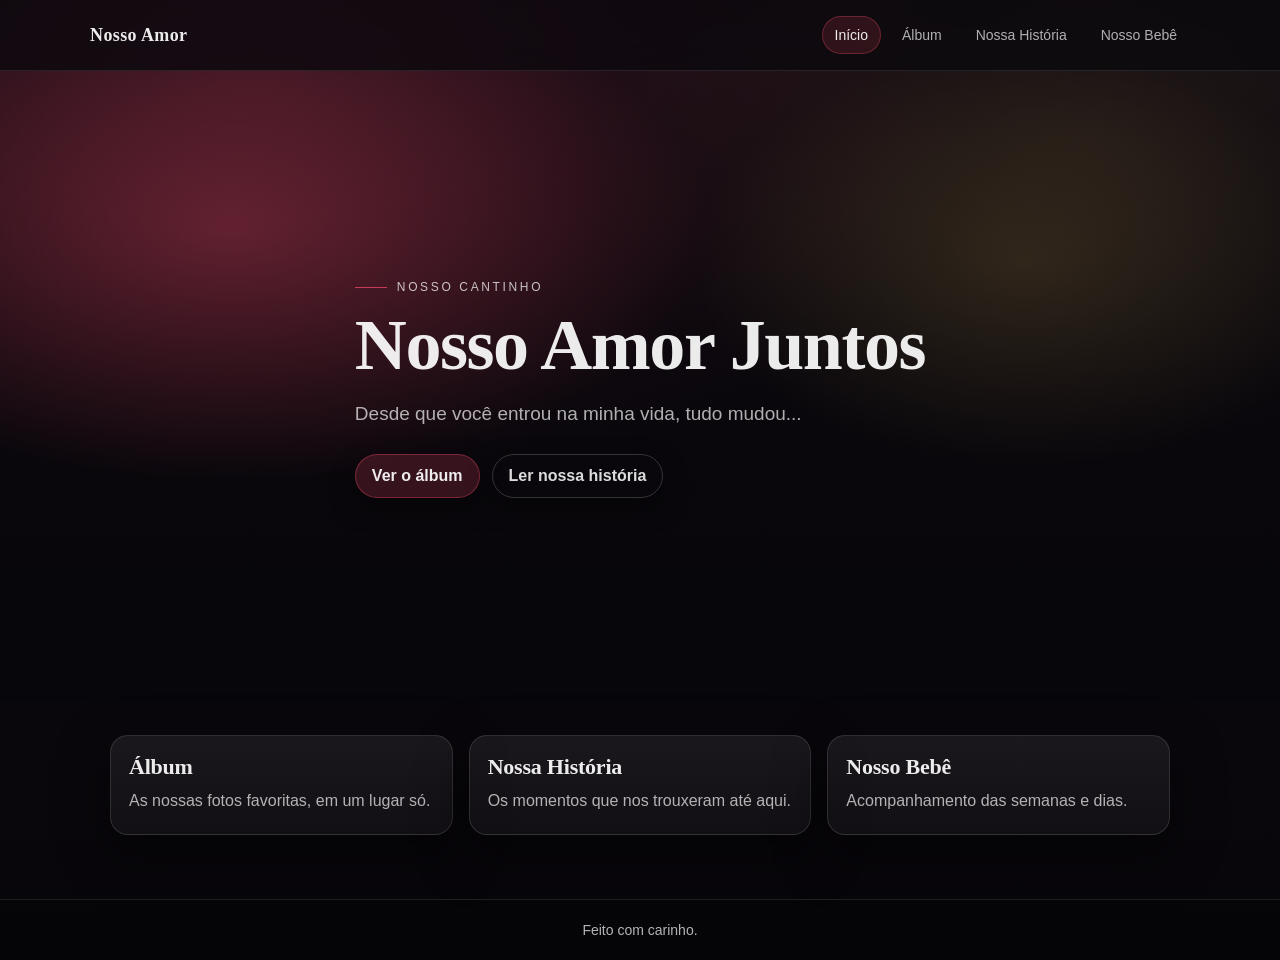
<file: index.html>
<!DOCTYPE html>
<html lang="pt-BR">

<head>

<meta charset="UTF-8">
<meta name="viewport" content="width=device-width, initial-scale=1">
<title>Nosso Amor</title>

<link rel="stylesheet" href="style.css">

</head>

<body>

<a class="skip-link" href="#conteudo">Pular para o conteúdo</a>

<header class="topbar">
    <div class="wrap topbar__inner">
        <a class="brand" href="index.html">Nosso Amor</a>

        <nav class="nav" aria-label="Navegação principal">
            <a href="index.html">Início</a>
            <a href="album.html">Álbum</a>
            <a href="historia.html">Nossa História</a>
            <a href="bebe.html">Nosso Bebê</a>
        </nav>
    </div>
</header>

<main id="conteudo">
    <section class="hero">
        <div class="wrap hero__inner">
            <p class="kicker">Nosso cantinho</p>
            <h1>Nosso Amor Juntos</h1>
            <p class="lead">Desde que você entrou na minha vida, tudo mudou...</p>

            <div class="actions">
                <a class="btn" href="album.html">Ver o álbum</a>
                <a class="btn btn--ghost" href="historia.html">Ler nossa história</a>
            </div>
        </div>
    </section>

    <section class="section">
        <div class="wrap">
            <div class="cards">
                <a class="card card--link" href="album.html">
                    <h2>Álbum</h2>
                    <p>As nossas fotos favoritas, em um lugar só.</p>
                </a>

                <a class="card card--link" href="historia.html">
                    <h2>Nossa História</h2>
                    <p>Os momentos que nos trouxeram até aqui.</p>
                </a>

                <a class="card card--link" href="bebe.html">
                    <h2>Nosso Bebê</h2>
                    <p>Acompanhamento das semanas e dias.</p>
                </a>
            </div>
        </div>
    </section>
</main>

<footer class="footer">
    <div class="wrap footer__inner">
        <p>Feito com carinho.</p>
    </div>
</footer>

<script src="script.js" defer></script>

</body>

</html>
</file>
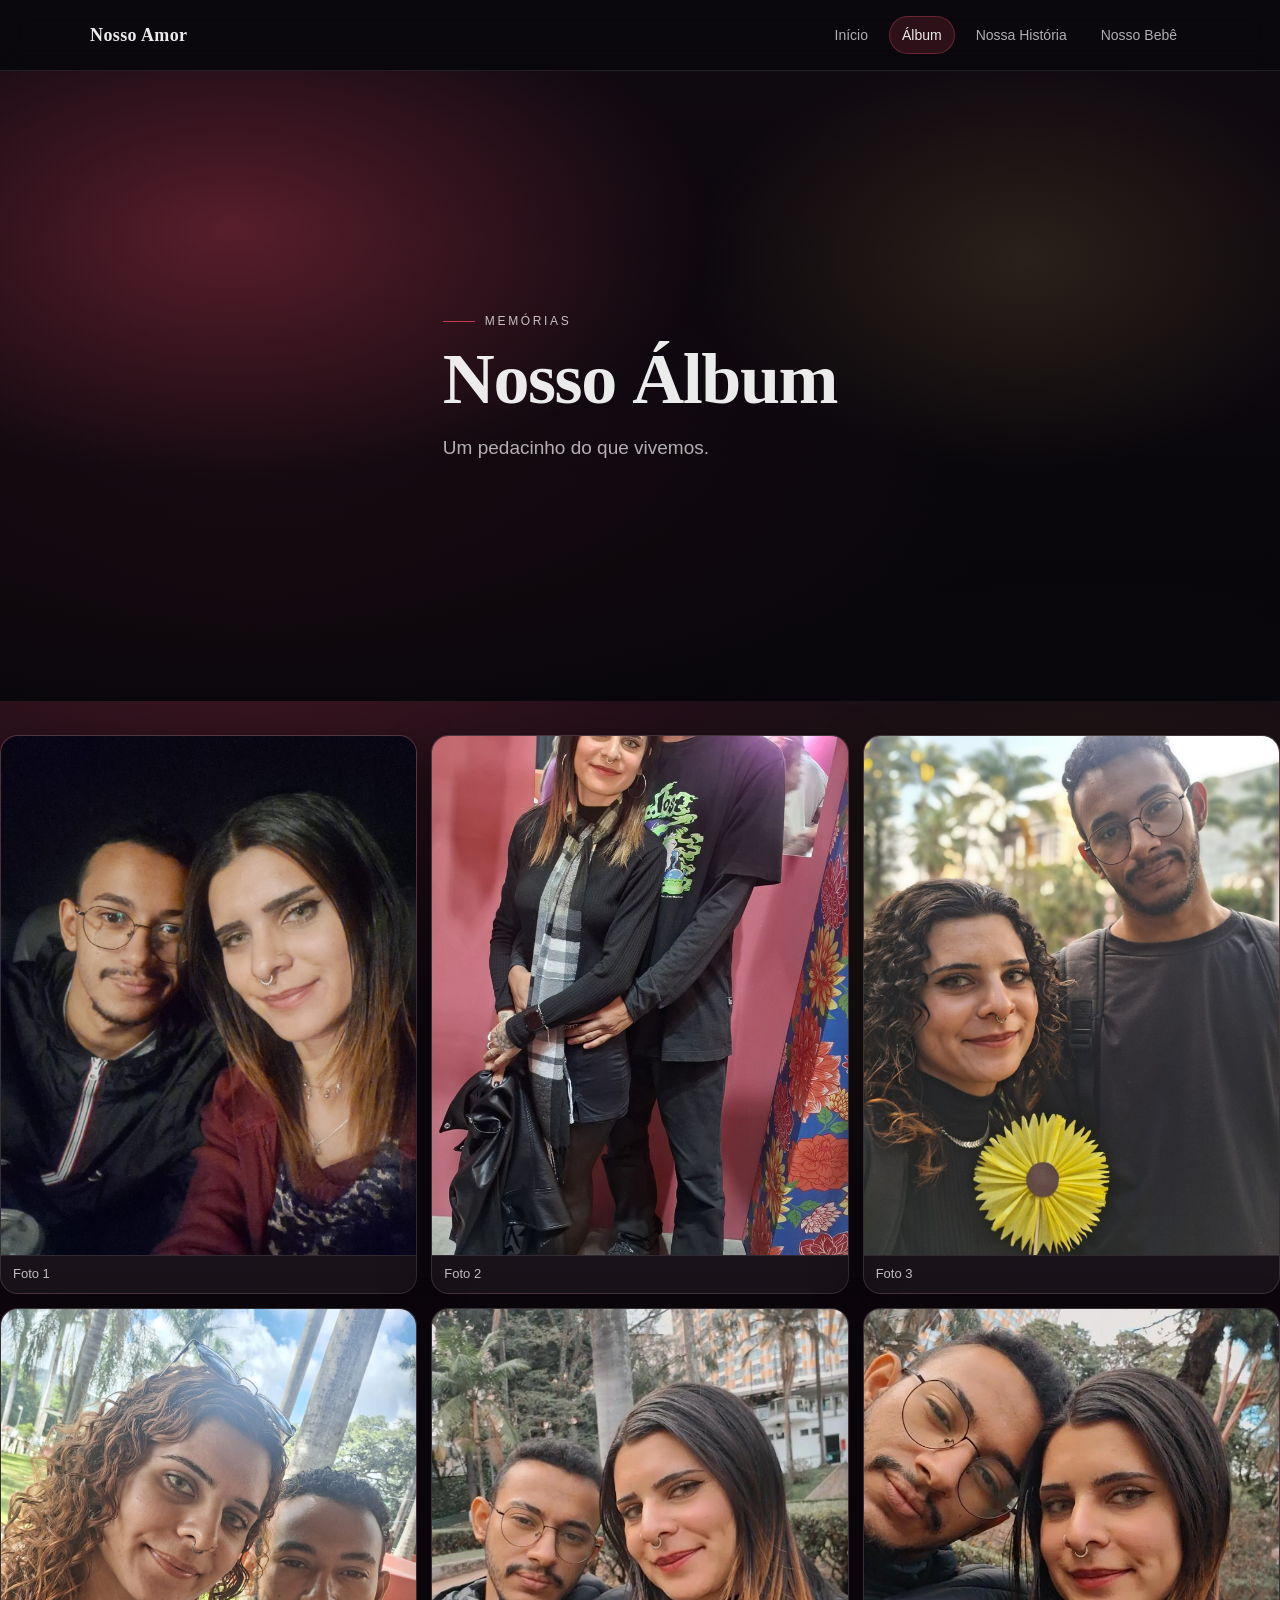
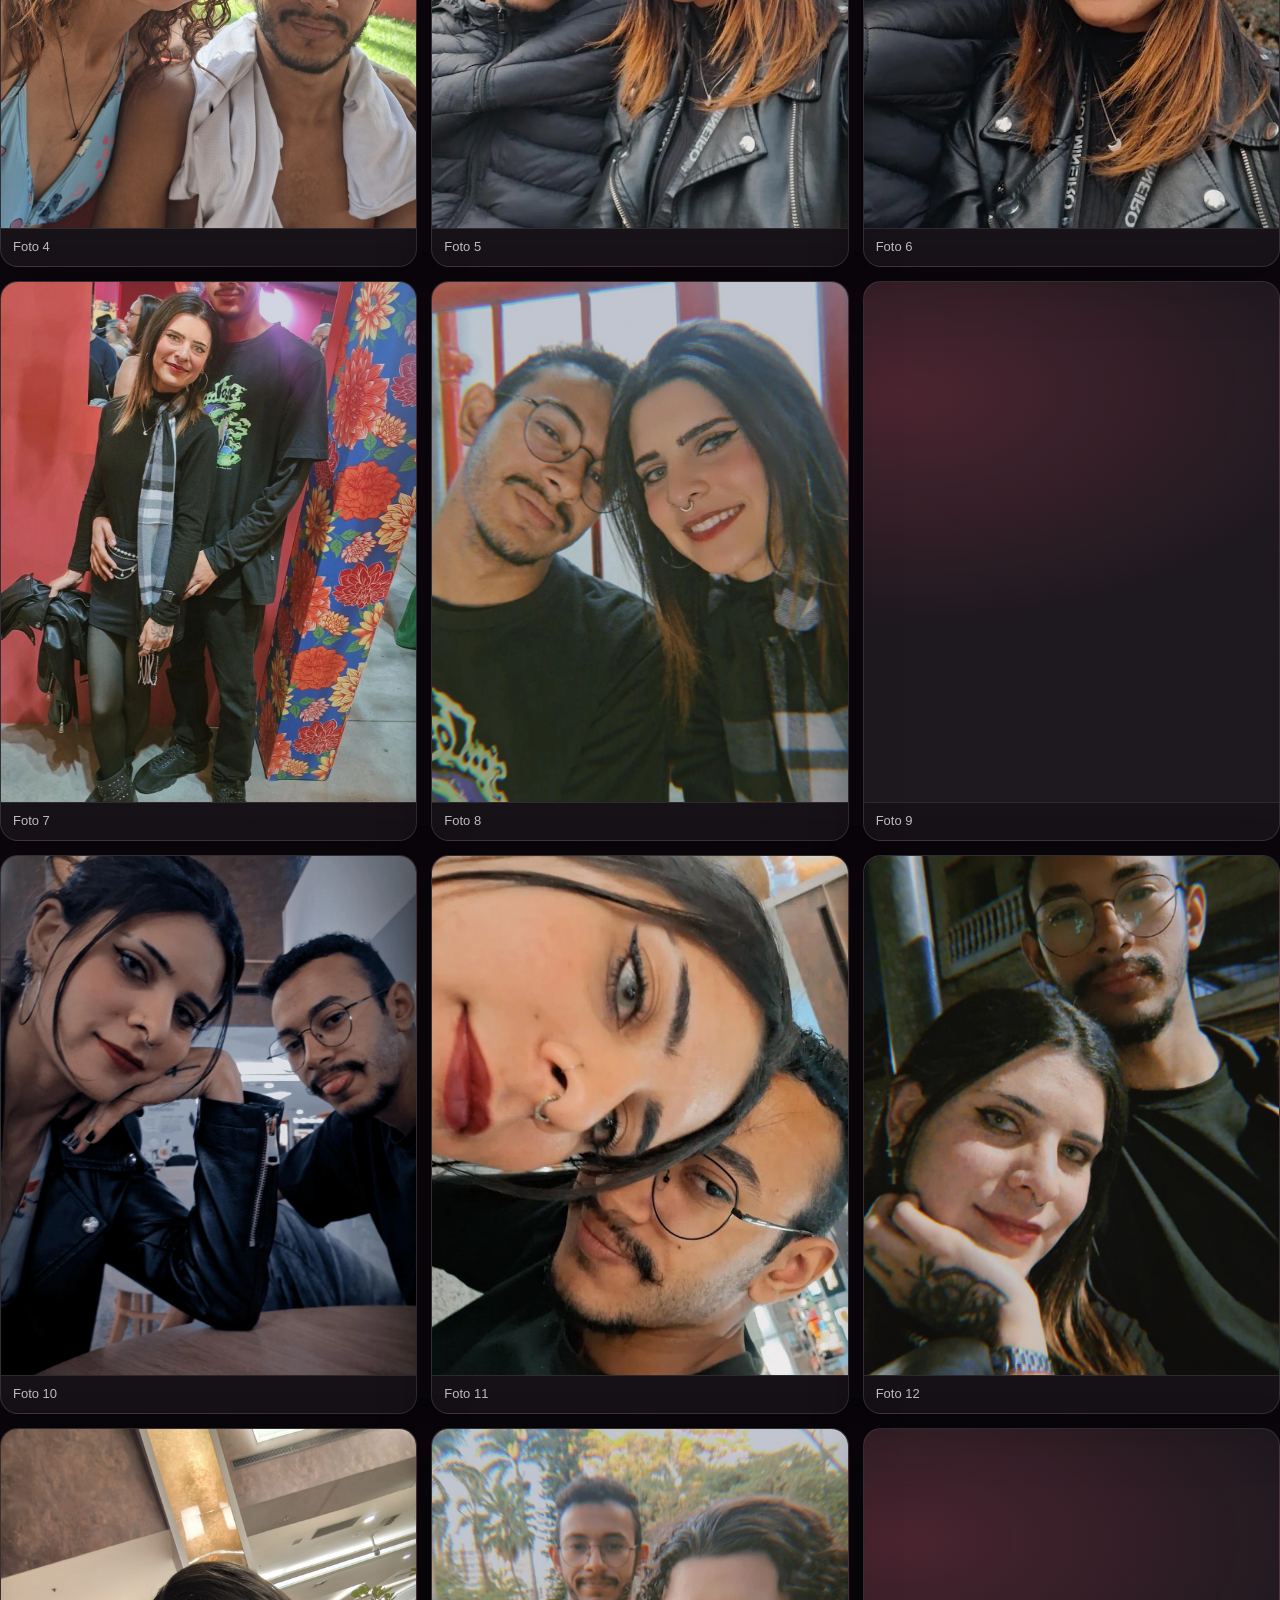
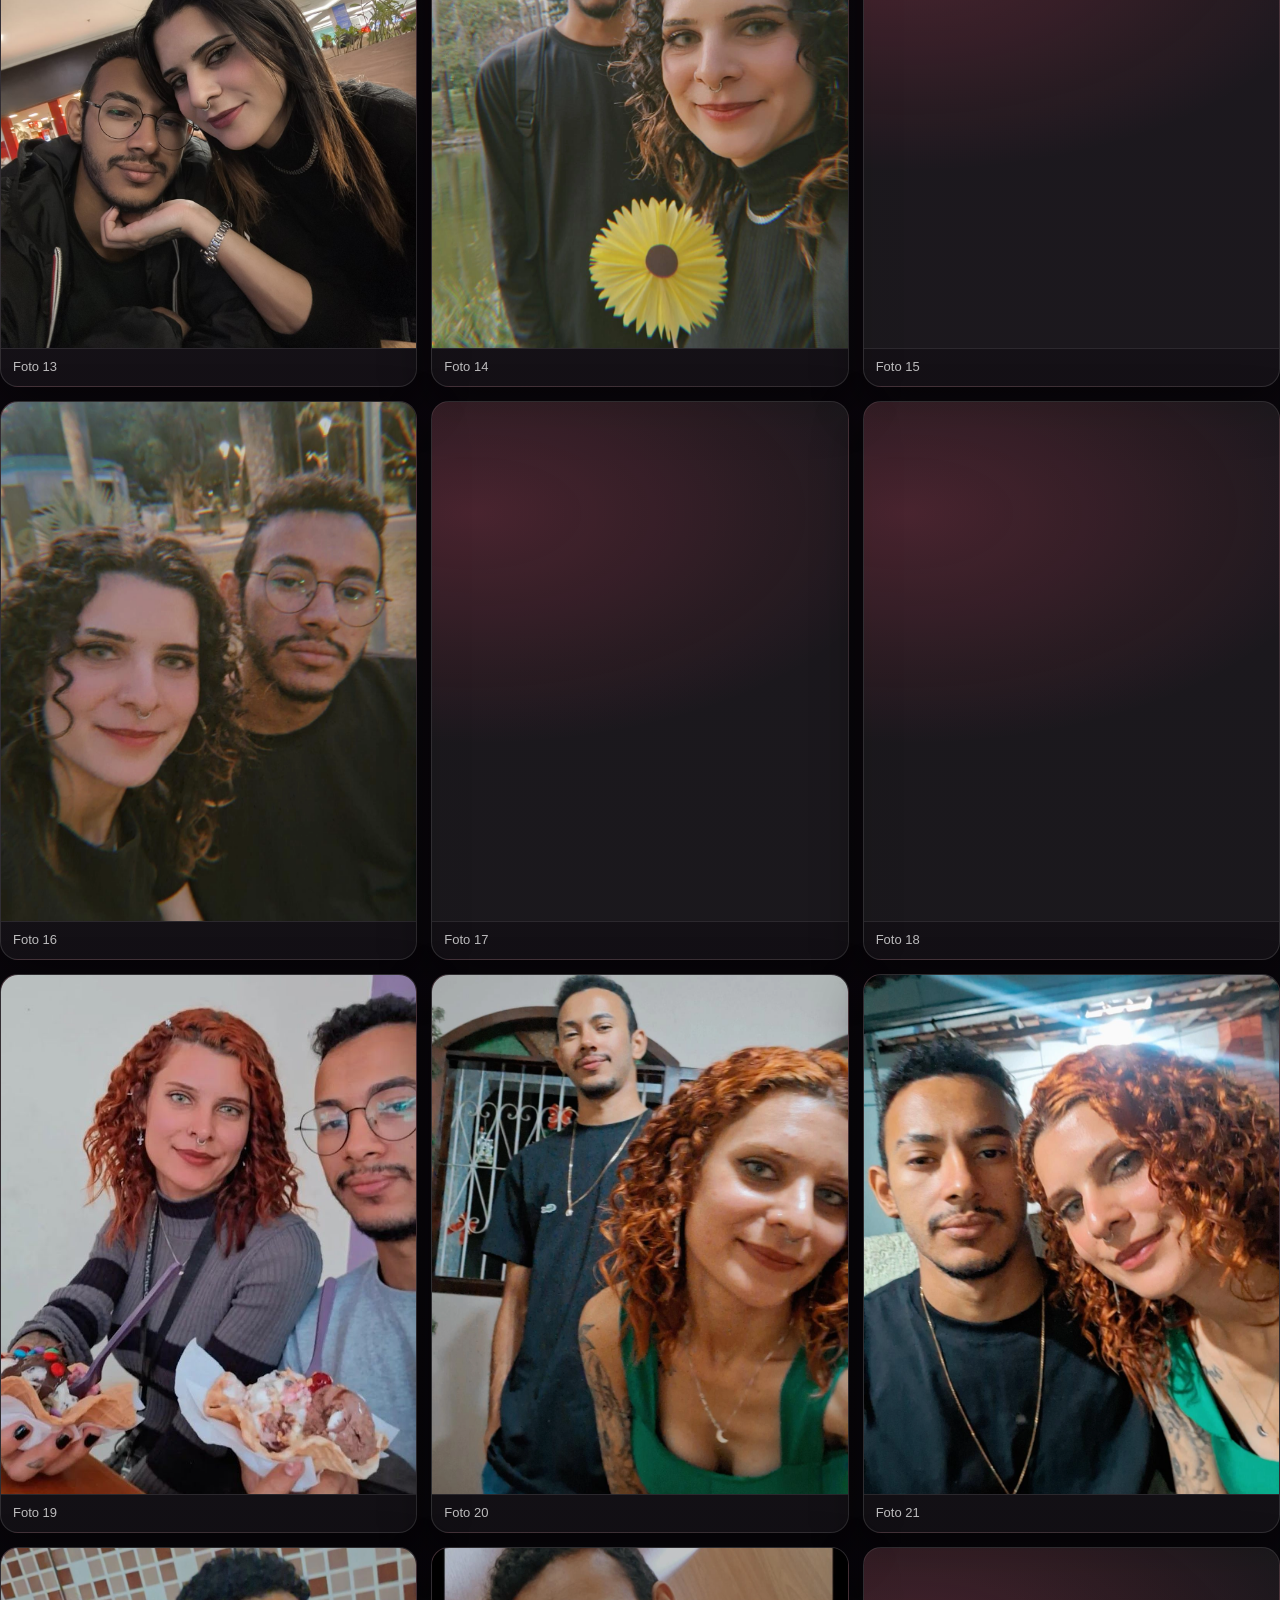
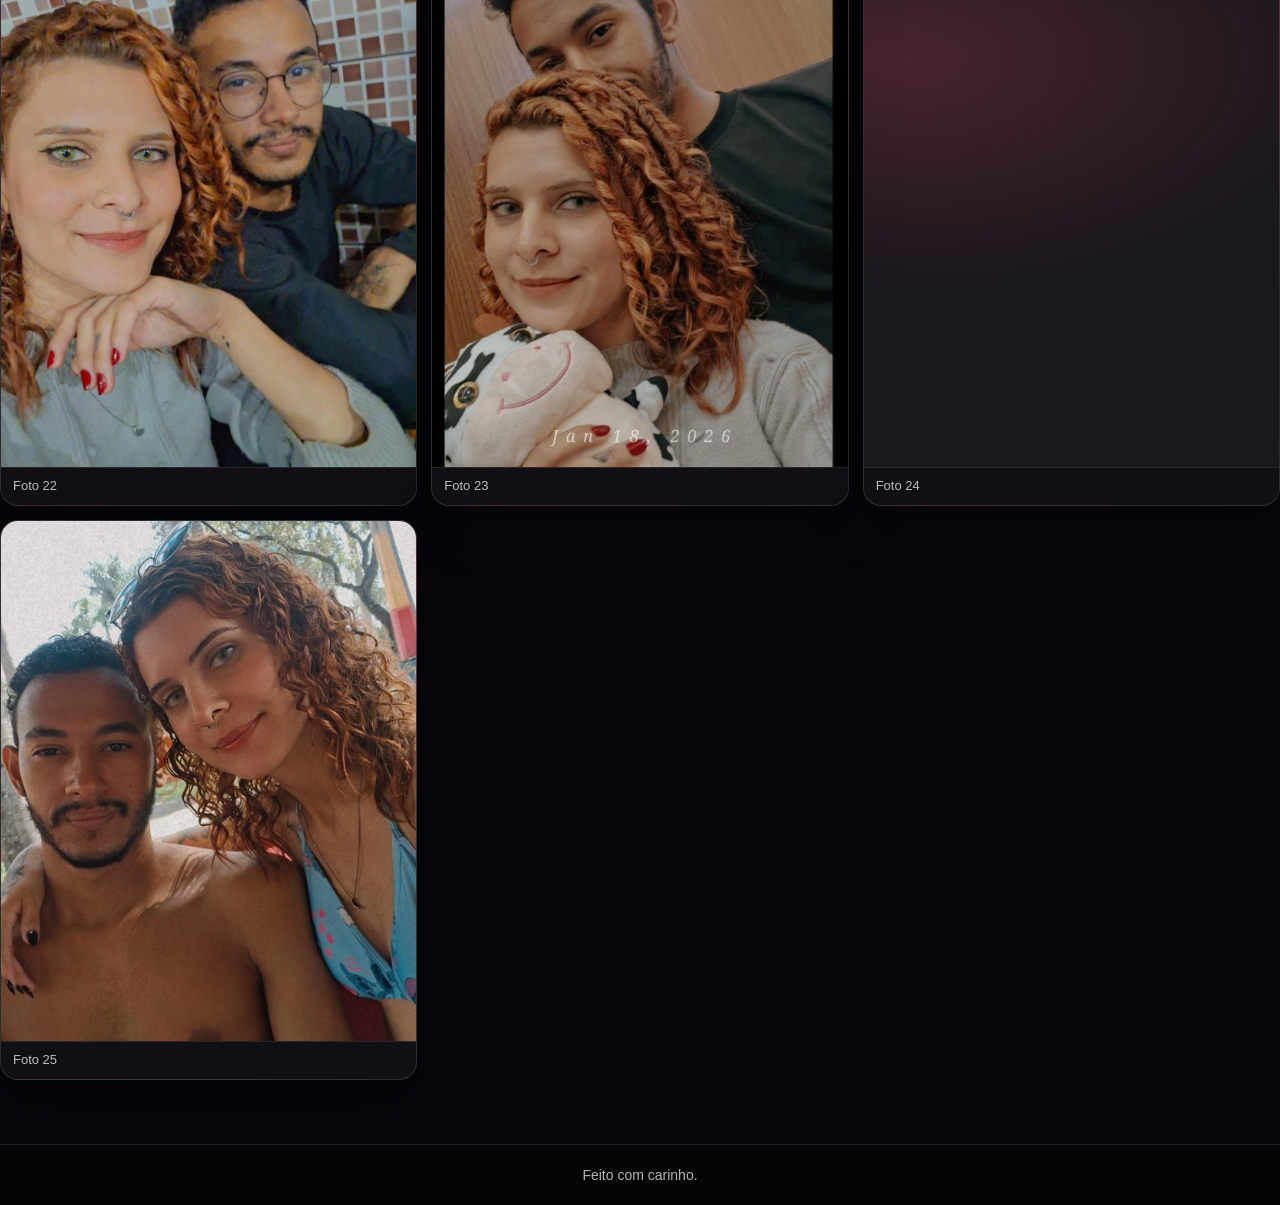
<file: album.html>
<!DOCTYPE html>
<html lang="pt-BR">

<head>

<meta charset="UTF-8">
<meta name="viewport" content="width=device-width, initial-scale=1">
<title>Nosso Álbum</title>

<link rel="stylesheet" href="style.css">

</head>

<body>

<a class="skip-link" href="#conteudo">Pular para o conteúdo</a>

<header class="topbar">
    <div class="wrap topbar__inner">
        <a class="brand" href="index.html">Nosso Amor</a>

        <nav class="nav" aria-label="Navegação principal">
            <a href="index.html">Início</a>
            <a href="album.html">Álbum</a>
            <a href="historia.html">Nossa História</a>
            <a href="bebe.html">Nosso Bebê</a>
        </nav>
    </div>
</header>

<main id="conteudo">
    <section class="hero">
        <div class="wrap hero__inner">
            <p class="kicker">Memórias</p>
            <h1>Nosso Álbum</h1>
            <p class="lead">Um pedacinho do que vivemos.</p>
        </div>
    </section>

    <section class="section">
        <div class="wrap">
          </div>
            <div class="gallery" id="album">
                <figure class="photo">
                    <img src="fotos/20250622_210137.jpg" srcset="fotos/otimizadas/20250622_210137.jpg 1600w"
                        sizes="(max-width: 520px) 100vw, (max-width: 820px) 50vw, 33vw" alt="Foto 1" loading="lazy"
                        decoding="async">
                    <figcaption>Foto 1</figcaption>
                </figure>

                <figure class="photo">
                    <img src="fotos/20250719_195055.jpg" srcset="fotos/otimizadas/20250719_195055.jpg 1600w"
                        sizes="(max-width: 520px) 100vw, (max-width: 820px) 50vw, 33vw" alt="Foto 2" loading="lazy"
                        decoding="async">
                    <figcaption>Foto 2</figcaption>
                </figure>

                <figure class="photo">
                    <img src="fotos/20250917_171238.jpg" srcset="fotos/otimizadas/20250917_171238.jpg 1600w"
                        sizes="(max-width: 520px) 100vw, (max-width: 820px) 50vw, 33vw" alt="Foto 3" loading="lazy"
                        decoding="async">
                    <figcaption>Foto 3</figcaption>
                </figure>

                <figure class="photo">
                    <img src="fotos/20260315_092207.jpg" srcset="fotos/otimizadas/20260315_092207.jpg 1600w"
                        sizes="(max-width: 520px) 100vw, (max-width: 820px) 50vw, 33vw" alt="Foto 4" loading="lazy"
                        decoding="async">
                    <figcaption>Foto 4</figcaption>
                </figure>

                <figure class="photo">
                    <img src="fotos/IMG_20250704_161537_935.jpg" srcset="fotos/otimizadas/IMG_20250704_161537_935.jpg 1600w"
                        sizes="(max-width: 520px) 100vw, (max-width: 820px) 50vw, 33vw" alt="Foto 5" loading="lazy"
                        decoding="async">
                    <figcaption>Foto 5</figcaption>
                </figure>

                <figure class="photo">
                    <img src="fotos/IMG_20250704_161557_087.jpg" srcset="fotos/otimizadas/IMG_20250704_161557_087.jpg 1600w"
                        sizes="(max-width: 520px) 100vw, (max-width: 820px) 50vw, 33vw" alt="Foto 6" loading="lazy"
                        decoding="async">
                    <figcaption>Foto 6</figcaption>
                </figure>

                <figure class="photo">
                    <img src="fotos/IMG_20250719_194929_900.webp" alt="Foto 7" loading="lazy" decoding="async">
                    <figcaption>Foto 7</figcaption>
                </figure>

                <figure class="photo">
                    <img src="fotos/IMG_20250719_201700_464.webp" alt="Foto 8" loading="lazy" decoding="async">
                    <figcaption>Foto 8</figcaption>
                </figure>

                <figure class="photo">
                    <img src="fotos/IMG_20250725_185642_682.webp" alt="Foto 9" loading="lazy" decoding="async">
                    <figcaption>Foto 9</figcaption>
                </figure>

                <figure class="photo">
                    <img src="fotos/IMG_20250826_202651_089.webp" alt="Foto 10" loading="lazy" decoding="async">
                    <figcaption>Foto 10</figcaption>
                </figure>

                <figure class="photo">
                    <img src="fotos/IMG_20250826_202749_948.jpg" srcset="fotos/otimizadas/IMG_20250826_202749_948.jpg 1600w"
                        sizes="(max-width: 520px) 100vw, (max-width: 820px) 50vw, 33vw" alt="Foto 11" loading="lazy"
                        decoding="async">
                    <figcaption>Foto 11</figcaption>
                </figure>

                <figure class="photo">
                    <img src="fotos/IMG_20250906_193327_080.webp" alt="Foto 12" loading="lazy" decoding="async">
                    <figcaption>Foto 12</figcaption>
                </figure>

                <figure class="photo">
                    <img src="fotos/IMG_20250907_192653.jpg" srcset="fotos/otimizadas/IMG_20250907_192653.jpg 1600w"
                        sizes="(max-width: 520px) 100vw, (max-width: 820px) 50vw, 33vw" alt="Foto 13" loading="lazy"
                        decoding="async">
                    <figcaption>Foto 13</figcaption>
                </figure>

                <figure class="photo">
                    <img src="fotos/IMG_20250917_171222_255.webp" alt="Foto 14" loading="lazy" decoding="async">
                    <figcaption>Foto 14</figcaption>
                </figure>

                <figure class="photo">
                    <img src="fotos/IMG_20250917_175935_884.webp" alt="Foto 15" loading="lazy" decoding="async">
                    <figcaption>Foto 15</figcaption>
                </figure>

                <figure class="photo">
                    <img src="fotos/IMG_20250917_180242_042.webp" alt="Foto 16" loading="lazy" decoding="async">
                    <figcaption>Foto 16</figcaption>
                </figure>

                <figure class="photo">
                    <img src="fotos/IMG_20250917_180305_831.webp" alt="Foto 17" loading="lazy" decoding="async">
                    <figcaption>Foto 17</figcaption>
                </figure>

                <figure class="photo">
                    <img src="fotos/IMG_20250917_180400.jpg" srcset="fotos/otimizadas/IMG_20250917_180400.jpg 1600w"
                        sizes="(max-width: 520px) 100vw, (max-width: 820px) 50vw, 33vw" alt="Foto 18" loading="lazy"
                        decoding="async">
                    <figcaption>Foto 18</figcaption>
                </figure>

                <figure class="photo">
                    <img src="fotos/IMG_20251211_175520_007.jpg" srcset="fotos/otimizadas/IMG_20251211_175520_007.jpg 1600w"
                        sizes="(max-width: 520px) 100vw, (max-width: 820px) 50vw, 33vw" alt="Foto 19" loading="lazy"
                        decoding="async">
                    <figcaption>Foto 19</figcaption>
                </figure>

                <figure class="photo">
                    <img src="fotos/IMG_20251225_011522_949.webp" alt="Foto 20" loading="lazy" decoding="async">
                    <figcaption>Foto 20</figcaption>
                </figure>

                <figure class="photo">
                    <img src="fotos/IMG_20251225_020132_364.webp" alt="Foto 21" loading="lazy" decoding="async">
                    <figcaption>Foto 21</figcaption>
                </figure>

                <figure class="photo">
                    <img src="fotos/IMG_20260116_192804_612.webp" alt="Foto 22" loading="lazy" decoding="async">
                    <figcaption>Foto 22</figcaption>
                </figure>

                <figure class="photo">
                    <img src="fotos/IMG_20260118_205305_299.webp" alt="Foto 23" loading="lazy" decoding="async">
                    <figcaption>Foto 23</figcaption>
                </figure>

                <figure class="photo">
                    <img src="fotos/IMG_20260118_205332_094.webp" alt="Foto 24" loading="lazy" decoding="async">
                    <figcaption>Foto 24</figcaption>
                </figure>

                <figure class="photo">
                    <img src="fotos/IMG_20260315_092459_914.webp" alt="Foto 25" loading="lazy" decoding="async">
                    <figcaption>Foto 25</figcaption>
                </figure>
            </div>
        </div>
    </section>
</main>

<footer class="footer">
    <div class="wrap footer__inner">
        <p>Feito com carinho.</p>
    </div>
</footer>

<script src="script.js" defer></script>

</body>

</html>
</file>
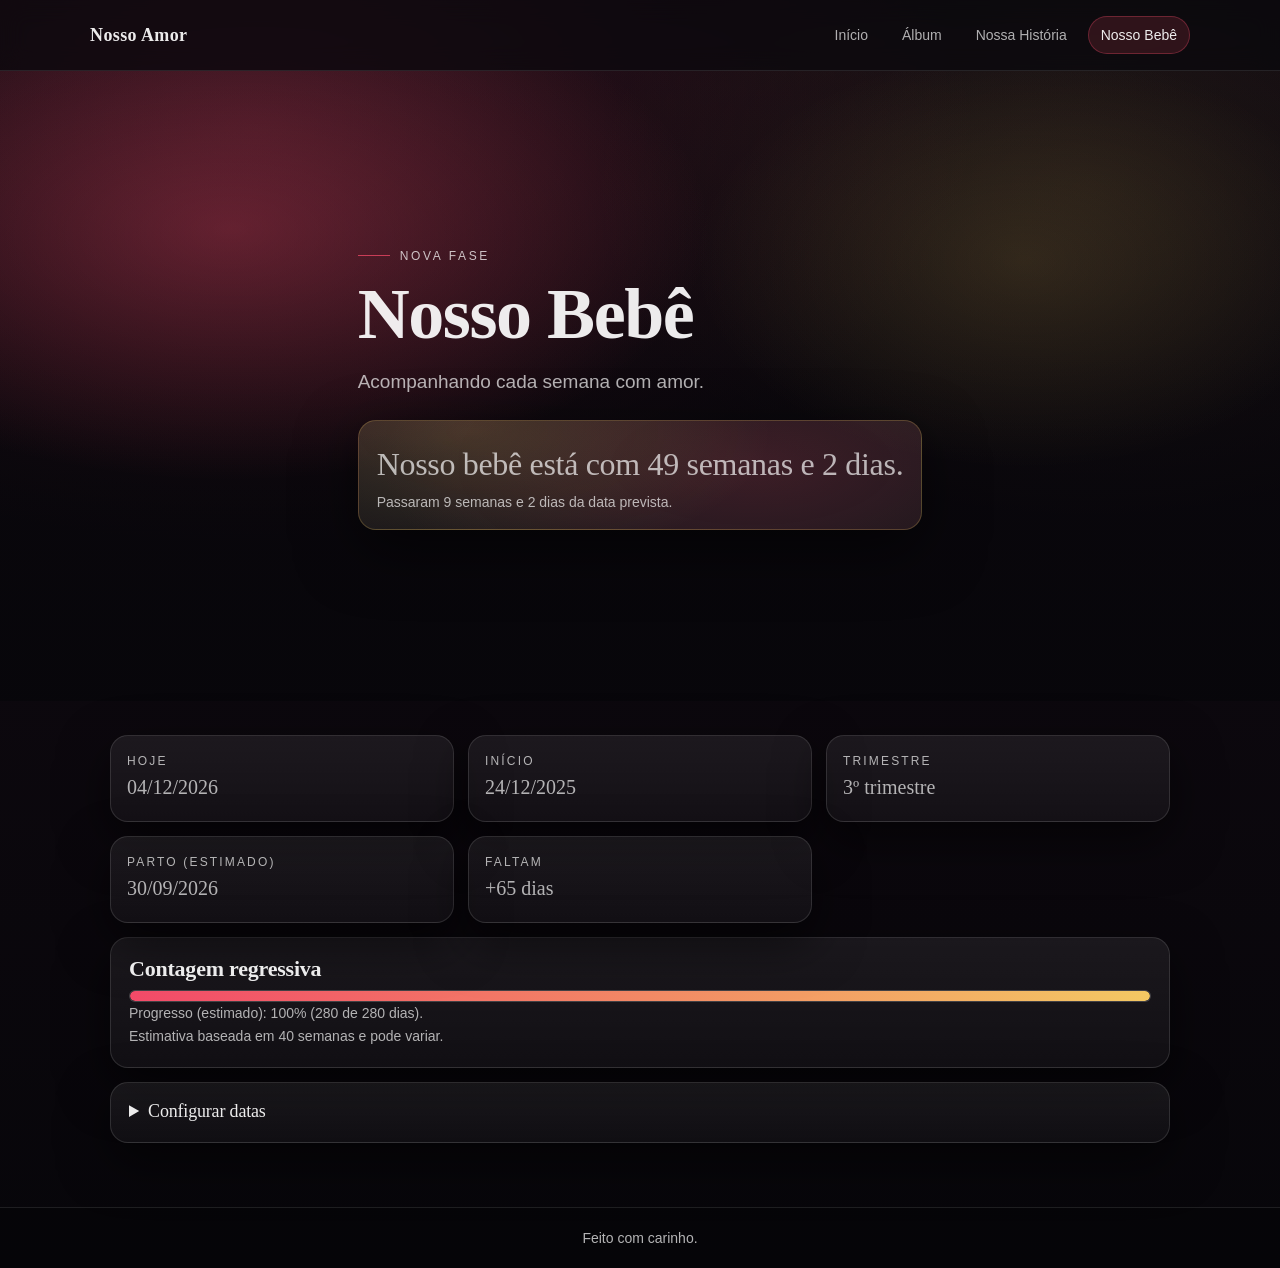
<file: bebe.html>
<!DOCTYPE html>
<html lang="pt-BR">

<head>

<meta charset="UTF-8">
<meta name="viewport" content="width=device-width, initial-scale=1">
<title>Nosso Bebê</title>

<link rel="stylesheet" href="style.css">

</head>

<body>

<a class="skip-link" href="#conteudo">Pular para o conteúdo</a>

<header class="topbar">
    <div class="wrap topbar__inner">
        <a class="brand" href="index.html">Nosso Amor</a>

        <nav class="nav" aria-label="Navegação principal">
            <a href="index.html">Início</a>
            <a href="album.html">Álbum</a>
            <a href="historia.html">Nossa História</a>
            <a href="bebe.html">Nosso Bebê</a>
        </nav>
    </div>
</header>

<main id="conteudo">
    <section class="hero">
        <div class="wrap hero__inner">
            <p class="kicker">Nova fase</p>
            <h1>Nosso Bebê</h1>
            <p class="lead">Acompanhando cada semana com amor.</p>

            <div class="card card--highlight">
                <p id="gravidez" class="gravidez" data-gravidez-inicio="2025-12-24"></p>
                <p id="gravidezSub" class="muted small">Atualiza automaticamente.</p>
            </div>
        </div>
    </section>

    <section class="section">
        <div class="wrap">
            <div class="stats" aria-label="Detalhes da gravidez">
                <div class="card stat">
                    <p class="stat__label">Hoje</p>
                    <p class="stat__value" id="gravidezHoje">-</p>
                </div>

                <div class="card stat">
                    <p class="stat__label">Início</p>
                    <p class="stat__value" id="gravidezInicio">-</p>
                </div>

                <div class="card stat">
                    <p class="stat__label">Trimestre</p>
                    <p class="stat__value" id="gravidezTrimestre">-</p>
                </div>

                <div class="card stat">
                    <p class="stat__label">Parto (estimado)</p>
                    <p class="stat__value" id="gravidezParto">-</p>
                </div>

                <div class="card stat">
                    <p class="stat__label">Faltam</p>
                    <p class="stat__value" id="gravidezFaltam">-</p>
                </div>
            </div>

            <div class="card progress-card">
                <h2 class="h2">Contagem regressiva</h2>
                <div class="progress" id="gravidezProgresso" role="progressbar" aria-label="Progresso da gravidez" aria-valuemin="0" aria-valuemax="100" aria-valuenow="0">
                    <div class="progress__bar" id="gravidezProgressoBar"></div>
                </div>
                <p class="muted small" id="gravidezProgressoTexto">-</p>
                <p class="muted small">Estimativa baseada em 40 semanas e pode variar.</p>
            </div>

            <details class="card config">
                <summary>Configurar datas</summary>
                <div class="config__grid" id="gravidezConfig">
                    <label class="field">
                        <span>Início (AAAA-MM-DD)</span>
                        <input type="date" id="inicioInput">
                    </label>

                    <label class="field">
                        <span>Parto previsto (opcional)</span>
                        <input type="date" id="partoInput">
                    </label>

                    <div class="config__actions">
                        <button class="btn btn--ghost" type="button" id="configReset">Voltar ao padrão</button>
                    </div>
                </div>
                <p class="muted small">As datas ficam salvas neste navegador.</p>
            </details>
        </div>
    </section>
</main>

<footer class="footer">
    <div class="wrap footer__inner">
        <p>Feito com carinho.</p>
    </div>
</footer>

<script src="script.js" defer></script>

</body>

</html>
</file>
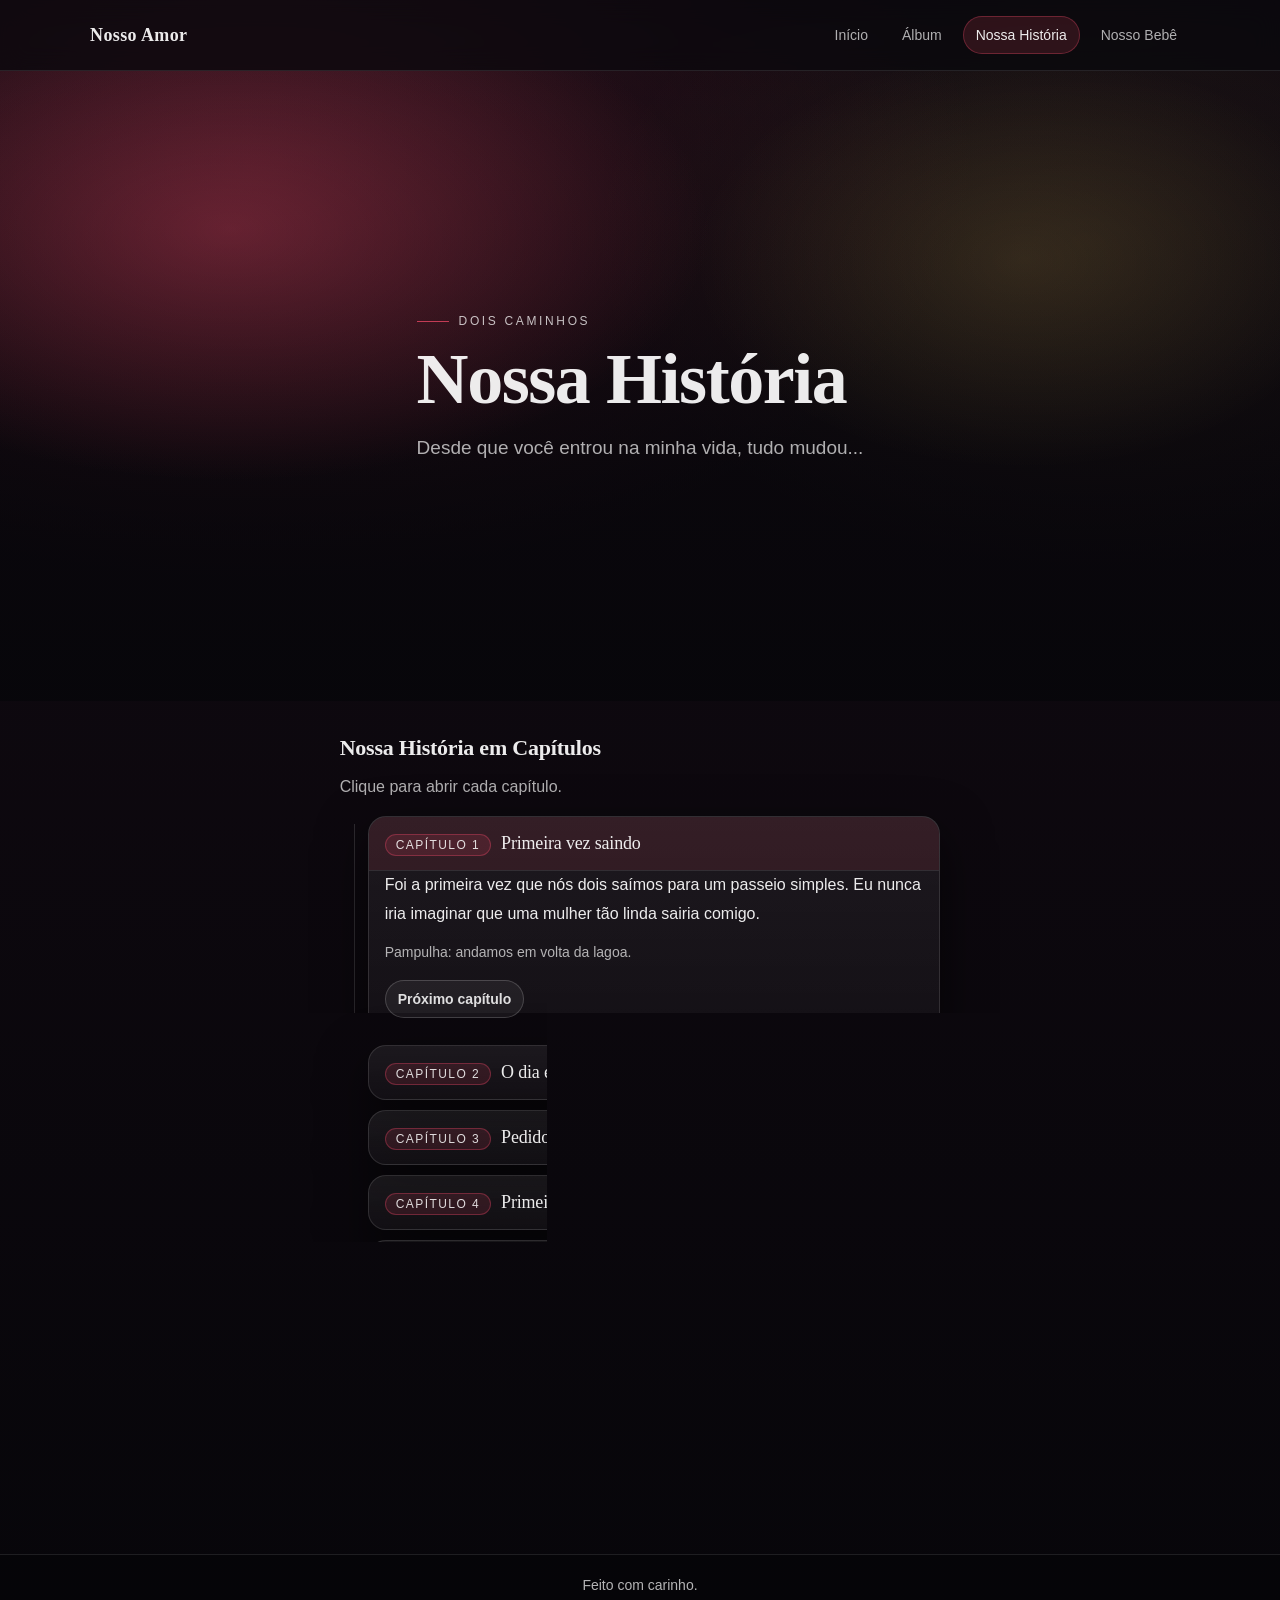
<file: historia.html>
<!DOCTYPE html>
<html lang="pt-BR">

<head>

<meta charset="UTF-8">
<meta name="viewport" content="width=device-width, initial-scale=1">
<title>Nossa História</title>

<link rel="stylesheet" href="style.css">

</head>

<body>

<a class="skip-link" href="#conteudo">Pular para o conteúdo</a>

<header class="topbar">
    <div class="wrap topbar__inner">
        <a class="brand" href="index.html">Nosso Amor</a>

        <nav class="nav" aria-label="Navegação principal">
            <a href="index.html">Início</a>
            <a href="album.html">Álbum</a>
            <a href="historia.html">Nossa História</a>
            <a href="bebe.html">Nosso Bebê</a>
        </nav>
    </div>
</header>

<main id="conteudo">
    <section class="hero">
        <div class="wrap hero__inner">
            <p class="kicker">Dois caminhos</p>
            <h1>Nossa História</h1>
            <p class="lead">Desde que você entrou na minha vida, tudo mudou...</p>
        </div>
    </section>

    <section class="section">
        <div class="wrap prose">
            <h2 class="h2">Nossa História em Capítulos</h2>
            <p class="muted">Clique para abrir cada capítulo.</p>

            <div class="chapters" aria-label="Capítulos da nossa história">
                <details class="chapter" id="capitulo-1" open>
                    <summary>
                        <span class="chapter__badge">Capítulo 1</span>
                        <span class="chapter__title">Primeira vez saindo</span>
                    </summary>
                    <div class="chapter__body">
                        <p>Foi a primeira vez que nós dois saímos para um passeio simples. Eu nunca iria imaginar que uma mulher tão linda sairia comigo.</p>
                        <p class="muted small">Pampulha: andamos em volta da lagoa.</p>

                        <div class="chapter__nav" aria-label="Navegação entre capítulos">
                            <a class="chapter__jump" href="#capitulo-2" data-chapter-jump="next">Próximo capítulo</a>
                        </div>
                    </div>
                </details>

                <details class="chapter" id="capitulo-2">
                    <summary>
                        <span class="chapter__badge">Capítulo 2</span>
                        <span class="chapter__title">O dia em que a gente se beijou</span>
                    </summary>
                    <div class="chapter__body">
                        <p>Tem dias que viram uma chave. Um gesto simples, uma conversa, um olhar. Foi ali que eu vi uma oportunidade de te beijar, mesmo depois de a gente ter visto um acidente diante dos nossos olhos, kkkk.</p>
                        <p class="muted small">Foi um dia marcante.</p>

                        <div class="chapter__nav" aria-label="Navegação entre capítulos">
                            <a class="chapter__jump" href="#capitulo-1" data-chapter-jump="prev">Capítulo anterior</a>
                            <a class="chapter__jump" href="#capitulo-3" data-chapter-jump="next">Próximo capítulo</a>
                        </div>
                    </div>
                </details>

                <details class="chapter" id="capitulo-3">
                    <summary>
                        <span class="chapter__badge">Capítulo 3</span>
                        <span class="chapter__title">Pedido de namoro</span>
                    </summary>
                    <div class="chapter__body">
                        <p>Foi o dia em que eu fiquei aflito, pois pensei que você não aceitaria. Mesmo assim, você aceitou e me tornou o homem mais feliz possível.</p>
                        <p class="muted small">Foi no ponto de ônibus, kkk...</p>

                        <div class="chapter__nav" aria-label="Navegação entre capítulos">
                            <a class="chapter__jump" href="#capitulo-2" data-chapter-jump="prev">Capítulo anterior</a>
                            <a class="chapter__jump" href="#capitulo-4" data-chapter-jump="next">Próximo capítulo</a>
                        </div>
                    </div>
                </details>

                <details class="chapter" id="capitulo-4">
                    <summary>
                        <span class="chapter__badge">Capítulo 4</span>
                        <span class="chapter__title">Primeiro Natal e Ano Novo</span>
                    </summary>
                    <div class="chapter__body">
                        <p>Foi uma experiência que vou guardar para sempre. Passar o Ano Novo juntos foi um sonho realizado: ter você ao meu lado, minha princesa.</p>
                        <p class="muted small">Foi com a minha família e, agora, na próxima, será com a sua família.</p>

                        <div class="chapter__nav" aria-label="Navegação entre capítulos">
                            <a class="chapter__jump" href="#capitulo-3" data-chapter-jump="prev">Capítulo anterior</a>
                            <a class="chapter__jump" href="#capitulo-5" data-chapter-jump="next">Próximo capítulo</a>
                        </div>
                    </div>
                </details>

                <details class="chapter" id="capitulo-5">
                    <summary>
                        <span class="chapter__badge">Capítulo 5</span>
                        <span class="chapter__title">Aniversário da Jo</span>
                    </summary>
                    <div class="chapter__body">
                        <p>Foi uma alegria, um dos dias em que a gente curtiu bastante, mais do que em outros. Brincamos, nos divertimos e comemos, kkkk.</p>
                        <p class="muted small">Só alegria, e olha que não choveu, kkkk.</p>
                        <div class="chapter__nav" aria-label="Navegação entre capítulos">
                            <a class="chapter__jump" href="#capitulo-4" data-chapter-jump="prev">Capítulo anterior</a>
                            <a class="chapter__jump" href="#capitulo-6" data-chapter-jump="next">Próximo capítulo</a>
                        </div>
                    </div>
                </details>

                <details class="chapter" id="capitulo-6">
                    <summary>
                        <span class="chapter__badge">Capítulo 6</span>
                        <span class="chapter__title">Conquistas e sonhos</span>
                    </summary>
                    <div class="chapter__body">
                        <p>A gente foi aprendendo a comemorar o que dá certo, a se apoiar no que dá medo, e a planejar o futuro com calma. Um passo de cada vez, mas sempre de mãos dadas.</p>

                        <div class="chapter__nav" aria-label="Navegação entre capítulos">
                            <a class="chapter__jump" href="#capitulo-5" data-chapter-jump="prev">Capítulo anterior</a>
                            <a class="chapter__jump" href="#capitulo-7" data-chapter-jump="next">Próximo capítulo</a>
                        </div>
                    </div>
                </details>

                <details class="chapter" id="capitulo-7">
                    <summary>
                        <span class="chapter__badge">Capítulo 7</span>
                        <span class="chapter__title">A notícia</span>
                    </summary>
                    <div class="chapter__body">
                        <p>Quando a notícia chegou, o coração acelerou. De repente, o futuro ganhou mais cor, mais sentido, mais motivo para agradecer. Essa criança será amada por muitos, e por nós dois. Saiba que eu darei o meu melhor para vocês dois e tentarei ser a melhor versão de mim para vocês.</p>
                        <p class="muted small">A melhor surpresa que você fez para mim.</p>

                        <div class="chapter__nav" aria-label="Navegação entre capítulos">
                            <a class="chapter__jump" href="#capitulo-6" data-chapter-jump="prev">Capítulo anterior</a>
                            <a class="chapter__jump" href="#capitulo-8" data-chapter-jump="next">Próximo capítulo</a>
                        </div>
                    </div>
                </details>

                <details class="chapter" id="capitulo-8">
                    <summary>
                        <span class="chapter__badge">Capítulo 8</span>
                        <span class="chapter__title">Daqui pra frente</span>
                    </summary>
                    <div class="chapter__body">
                        <p>Eu não sei todos os detalhes do que vem, mas eu sei o essencial: eu quero continuar escolhendo você, todo dia, com amor, paciência, parceria e planos. Saiba que eu desejo você todos os dias, em todos os sentidos. Você me deixa confortável, me apoia quando preciso e é a minha melhor amiga, companheira, namorada e a minha futura esposa, se você quiser, é claro. Te amo demais, amor :)</p>

                        <div class="chapter__nav" aria-label="Navegação entre capítulos">
                            <a class="chapter__jump" href="#capitulo-7" data-chapter-jump="prev">Capítulo anterior</a>
                            <a class="chapter__jump" href="#conteudo" data-chapter-jump="top">Voltar ao topo</a>
                        </div>
                    </div>
                </details>
            </div>
        </div>
    </section>
</main>

<footer class="footer">
    <div class="wrap footer__inner">
        <p>Feito com carinho.</p>
    </div>
</footer>

<script src="script.js" defer></script>

</body>

</html>
</file>
<file: style.css>
:root{
    --bg0:#07060a;
    --bg1:#120a12;
    --surface:rgba(255,255,255,0.06);
    --border:rgba(255,255,255,0.12);
    --text:rgba(255,255,255,0.92);
    --muted:rgba(255,255,255,0.68);
    --accent:#ff4d6d;
    --accent2:#ffd166;
    --shadow:0 18px 50px rgba(0,0,0,0.55);
    --radius:18px;
    --wrap:1100px;

    --font-body:ui-sans-serif,"Segoe UI","Trebuchet MS","Noto Sans",sans-serif;
    --font-display:ui-serif,"Iowan Old Style","Palatino Linotype",Palatino,Georgia,serif;
}

*{
    box-sizing:border-box;
}

html{
    color-scheme:dark;
    scroll-behavior:smooth;
}

body{
    margin:0;
    min-height:100svh;
    display:flex;
    flex-direction:column;
    font-family:var(--font-body);
    color:var(--text);
    background:
        radial-gradient(1200px 700px at 20% 10%, rgba(255,77,109,0.20), transparent 60%),
        radial-gradient(900px 600px at 85% 15%, rgba(255,209,102,0.10), transparent 55%),
        linear-gradient(180deg, var(--bg1), var(--bg0));
}

main{
    flex:1;
}

img{
    display:block;
    max-width:100%;
    height:auto;
}

a{
    color:inherit;
}

:focus-visible{
    outline:2px solid rgba(255,209,102,0.85);
    outline-offset:3px;
}

.wrap{
    max-width:var(--wrap);
    margin:0 auto;
    padding:0 20px;
}

.skip-link{
    position:absolute;
    left:12px;
    top:12px;
    padding:10px 14px;
    border-radius:999px;
    background:rgba(0,0,0,0.8);
    color:var(--text);
    border:1px solid var(--border);
    transform:translateY(-140%);
    transition:transform 180ms ease;
    z-index:999;
    text-decoration:none;
}

.skip-link:focus{
    transform:translateY(0);
}

.topbar{
    position:sticky;
    top:0;
    z-index:50;
    background:rgba(8,7,12,0.72);
    backdrop-filter:blur(12px);
    border-bottom:1px solid rgba(255,255,255,0.10);
}

.topbar__inner{
    display:flex;
    align-items:center;
    justify-content:space-between;
    gap:16px;
    padding:16px 0;
}

.brand{
    font-family:var(--font-display);
    font-weight:700;
    letter-spacing:0.4px;
    text-decoration:none;
    font-size:18px;
    line-height:1;
    white-space:nowrap;
}

.nav{
    display:flex;
    align-items:center;
    gap:8px;
    flex-wrap:wrap;
    justify-content:flex-end;
}

.nav a{
    padding:10px 12px;
    border-radius:999px;
    text-decoration:none;
    font-size:14px;
    color:var(--muted);
    border:1px solid transparent;
    transition:background-color 160ms ease, border-color 160ms ease, color 160ms ease, transform 160ms ease;
}

.nav a:hover{
    background:rgba(255,255,255,0.06);
    color:var(--text);
    transform:translateY(-1px);
}

.nav a[aria-current="page"]{
    background:rgba(255,77,109,0.14);
    color:var(--text);
    border-color:rgba(255,77,109,0.30);
}

.hero{
    min-height:clamp(420px, 70vh, 720px);
    display:flex;
    align-items:center;
    padding:clamp(64px, 12vh, 130px) 0;
    background:
        radial-gradient(800px 420px at 18% 25%, rgba(255,77,109,0.30), transparent 60%),
        radial-gradient(600px 380px at 80% 30%, rgba(255,209,102,0.12), transparent 55%),
        linear-gradient(to bottom, rgba(7,6,10,0.25), rgba(7,6,10,0.92));
}

.hero__inner{
    max-width:720px;
    animation:rise 520ms ease both;
}

.kicker{
    display:inline-flex;
    align-items:center;
    gap:10px;
    font-size:12px;
    letter-spacing:0.22em;
    text-transform:uppercase;
    color:rgba(255,255,255,0.74);
    margin:0 0 14px;
}

.kicker::before{
    content:"";
    width:32px;
    height:1px;
    background:rgba(255,77,109,0.70);
}

.hero h1{
    font-family:var(--font-display);
    font-weight:700;
    line-height:1.05;
    font-size:clamp(40px, 6vw, 72px);
    margin:0 0 14px;
    letter-spacing:-0.02em;
}

.lead{
    font-size:clamp(16px, 2.2vw, 19px);
    line-height:1.7;
    color:var(--muted);
    margin:0;
    max-width:60ch;
}

.actions{
    display:flex;
    gap:12px;
    flex-wrap:wrap;
    margin-top:24px;
}

.btn{
    display:inline-flex;
    align-items:center;
    justify-content:center;
    gap:10px;
    padding:12px 16px;
    border-radius:999px;
    text-decoration:none;
    font-weight:600;
    border:1px solid rgba(255,77,109,0.35);
    background:rgba(255,77,109,0.18);
    color:var(--text);
    box-shadow:0 10px 26px rgba(0,0,0,0.38);
    transition:transform 160ms ease, background-color 160ms ease, border-color 160ms ease;
}

.btn:hover{
    transform:translateY(-1px);
    background:rgba(255,77,109,0.24);
    border-color:rgba(255,77,109,0.46);
}

.btn--ghost{
    background:transparent;
    border-color:rgba(255,255,255,0.18);
    color:rgba(255,255,255,0.86);
}

.btn--ghost:hover{
    background:rgba(255,255,255,0.06);
}

.section{
    padding:34px 0 64px;
}

.cards{
    display:grid;
    grid-template-columns:repeat(3, minmax(0, 1fr));
    gap:16px;
}

.card{
    border-radius:var(--radius);
    background:linear-gradient(180deg, rgba(255,255,255,0.07), rgba(255,255,255,0.04));
    border:1px solid var(--border);
    box-shadow:var(--shadow);
    padding:18px 18px 20px;
}

.card--link{
    text-decoration:none;
    transition:transform 160ms ease, border-color 160ms ease, background-color 160ms ease;
}

.card--link:hover{
    transform:translateY(-2px);
    border-color:rgba(255,77,109,0.30);
    background:linear-gradient(180deg, rgba(255,77,109,0.12), rgba(255,255,255,0.04));
}

.card h2{
    font-family:var(--font-display);
    font-size:22px;
    letter-spacing:-0.01em;
    margin:0 0 8px;
}

.card p{
    margin:0;
    color:var(--muted);
    line-height:1.6;
}

.h2{
    font-family:var(--font-display);
    font-size:22px;
    letter-spacing:-0.01em;
    margin:0 0 12px;
}

.card--highlight{
    margin-top:22px;
    padding:18px 18px 16px;
    background:
        radial-gradient(500px 220px at 20% 10%, rgba(255,209,102,0.16), transparent 60%),
        radial-gradient(600px 260px at 70% 40%, rgba(255,77,109,0.16), transparent 62%),
        rgba(255,255,255,0.06);
    border-color:rgba(255,209,102,0.22);
    box-shadow:0 20px 60px rgba(0,0,0,0.55);
}

.gravidez{
    font-family:var(--font-display);
    font-size:clamp(22px, 3.8vw, 32px);
    margin:0 0 8px;
    letter-spacing:-0.01em;
}

.stats{
    display:grid;
    grid-template-columns:repeat(3, minmax(0, 1fr));
    gap:14px;
}

.stat{
    padding:16px 16px 18px;
}

.stat__label{
    margin:0 0 8px;
    font-size:12px;
    letter-spacing:0.18em;
    text-transform:uppercase;
    color:rgba(255,255,255,0.70);
}

.stat__value{
    margin:0;
    font-family:var(--font-display);
    font-size:20px;
    line-height:1.25;
    color:var(--text);
}

.progress-card{
    margin-top:14px;
}

.progress{
    height:12px;
    border-radius:999px;
    background:rgba(255,255,255,0.06);
    border:1px solid rgba(255,255,255,0.14);
    overflow:hidden;
}

.progress__bar{
    height:100%;
    width:0%;
    background:linear-gradient(90deg, rgba(255,77,109,0.95), rgba(255,209,102,0.95));
    border-radius:inherit;
    transition:width 360ms ease;
}

.config{
    margin-top:14px;
}

.config summary{
    cursor:pointer;
    font-family:var(--font-display);
    font-size:18px;
    letter-spacing:-0.01em;
    user-select:none;
}

.chapters{
    margin-top:14px;
    display:flex;
    flex-direction:column;
    gap:10px;
    position:relative;
    padding-left:28px;
}

.chapters::before{
    content:"";
    position:absolute;
    left:14px;
    top:8px;
    bottom:8px;
    width:1px;
    background:rgba(255,255,255,0.14);
}

.chapter{
    border-radius:var(--radius);
    background:linear-gradient(180deg, rgba(255,255,255,0.07), rgba(255,255,255,0.04));
    border:1px solid var(--border);
    box-shadow:var(--shadow);
    overflow:hidden;
    position:relative;
}

.chapter::before{
    content:"";
    position:absolute;
    left:-20px;
    top:20px;
    width:12px;
    height:12px;
    border-radius:999px;
    background:rgba(255,77,109,0.85);
    box-shadow:0 0 0 4px rgba(255,77,109,0.16);
}

.chapter[open]::before{
    background:rgba(255,209,102,0.90);
    box-shadow:0 0 0 4px rgba(255,209,102,0.16);
}

.chapter summary{
    list-style:none;
    cursor:pointer;
    padding:16px 16px 14px;
    display:flex;
    align-items:baseline;
    gap:10px;
    user-select:none;
    transition:background-color 160ms ease;
}

.chapter summary::-webkit-details-marker{
    display:none;
}

.chapter summary:hover{
    background:rgba(255,255,255,0.04);
}

.chapter[open] summary{
    background:rgba(255,77,109,0.10);
}

.chapter__badge{
    display:inline-flex;
    align-items:center;
    height:22px;
    padding:0 10px;
    border-radius:999px;
    border:1px solid rgba(255,77,109,0.32);
    background:rgba(255,77,109,0.12);
    color:rgba(255,255,255,0.85);
    font-size:12px;
    letter-spacing:0.12em;
    text-transform:uppercase;
    white-space:nowrap;
}

.chapter__title{
    font-family:var(--font-display);
    font-size:18px;
    letter-spacing:-0.01em;
    color:var(--text);
}

.chapter__body{
    padding:0 16px 16px;
    border-top:1px solid rgba(255,255,255,0.10);
}

.chapter[open] .chapter__body{
    animation:chapterIn 260ms ease both;
}

.chapter__nav{
    display:flex;
    gap:10px;
    flex-wrap:wrap;
    margin-top:14px;
}

.chapter__jump{
    text-decoration:none;
    padding:10px 12px;
    border-radius:999px;
    border:1px solid rgba(255,255,255,0.18);
    background:rgba(255,255,255,0.06);
    color:rgba(255,255,255,0.86);
    font-weight:600;
    font-size:14px;
    transition:transform 160ms ease, background-color 160ms ease, border-color 160ms ease;
}

.chapter__jump:hover{
    transform:translateY(-1px);
    background:rgba(255,255,255,0.09);
    border-color:rgba(255,77,109,0.30);
}

@keyframes chapterIn{
    from{
        opacity:0;
        transform:translateY(6px);
    }
    to{
        opacity:1;
        transform:translateY(0);
    }
}

.config__grid{
    margin-top:14px;
    display:grid;
    grid-template-columns:repeat(2, minmax(0, 1fr));
    gap:12px;
    align-items:end;
}

.field{
    display:block;
}

.field span{
    display:block;
    font-size:12px;
    letter-spacing:0.14em;
    text-transform:uppercase;
    color:rgba(255,255,255,0.70);
    margin:0 0 6px;
}

.field input{
    width:100%;
    padding:10px 12px;
    border-radius:14px;
    background:rgba(0,0,0,0.22);
    border:1px solid rgba(255,255,255,0.16);
    color:var(--text);
}

.config__actions{
    display:flex;
    justify-content:flex-end;
    grid-column:1 / -1;
}

.muted{
    color:var(--muted);
}

.small{
    font-size:14px;
}

.prose{
    max-width:72ch;
}

.prose p{
    line-height:1.8;
    margin:0;
}

.prose p + p{
    margin-top:12px;
}

.notice{
    margin:0 0 16px;
    padding:14px 16px;
    border-radius:var(--radius);
    border:1px solid rgba(255,209,102,0.22);
    background:
        radial-gradient(700px 260px at 20% 20%, rgba(255,209,102,0.14), transparent 62%),
        rgba(255,255,255,0.05);
    box-shadow:0 18px 50px rgba(0,0,0,0.38);
}

.notice strong{
    font-family:var(--font-display);
    letter-spacing:-0.01em;
}

.notice p{
    margin:8px 0 0;
    color:var(--muted);
    line-height:1.7;
}

.notice code{
    padding:2px 8px;
    border-radius:999px;
    border:1px solid rgba(255,255,255,0.18);
    background:rgba(0,0,0,0.20);
}

.gallery{
    display:grid;
    grid-template-columns:repeat(3, minmax(0, 1fr));
    gap:14px;
}

.photo{
    margin:0;
    border-radius:var(--radius);
    overflow:hidden;
    border:1px solid rgba(255,255,255,0.12);
    background:
        radial-gradient(800px 420px at 10% 20%, rgba(255,77,109,0.20), transparent 55%),
        rgba(255,255,255,0.04);
    box-shadow:0 18px 50px rgba(0,0,0,0.45);
}

.photo img{
    width:100%;
    aspect-ratio:4 / 5;
    object-fit:cover;
    background:rgba(255,255,255,0.03);
}

.photo figcaption{
    padding:10px 12px 12px;
    font-size:13px;
    color:rgba(255,255,255,0.72);
    border-top:1px solid rgba(255,255,255,0.10);
}

.photo.is-broken img{
    display:none;
}

.photo.is-broken figcaption{
    min-height:70px;
    display:flex;
    align-items:center;
    justify-content:center;
}

.footer{
    margin-top:auto;
    border-top:1px solid rgba(255,255,255,0.10);
    background:rgba(0,0,0,0.25);
    padding:22px 0;
}

.footer__inner{
    display:flex;
    align-items:center;
    justify-content:center;
    text-align:center;
}

.footer p{
    margin:0;
    color:rgba(255,255,255,0.70);
    font-size:14px;
}


@keyframes rise{
    from{
        opacity:0;
        transform:translateY(10px);
    }
    to{
        opacity:1;
        transform:translateY(0);
    }
}

@media (max-width: 820px){
    .cards{
        grid-template-columns:1fr;
    }

    .stats{
        grid-template-columns:repeat(2, minmax(0, 1fr));
    }

    .config__grid{
        grid-template-columns:1fr;
    }

    .gallery{
        grid-template-columns:repeat(2, minmax(0, 1fr));
    }

    .topbar__inner{
        padding:14px 0;
    }
}

@media (max-width: 520px){
    .topbar__inner{
        flex-direction:column;
        align-items:flex-start;
    }

    .nav{
        justify-content:flex-start;
    }

    .stats{
        grid-template-columns:1fr;
    }

    .gallery{
        grid-template-columns:1fr;
    }
}

@media (prefers-reduced-motion: reduce){
    html{
        scroll-behavior:auto;
    }

    *, *::before, *::after{
        animation-duration:0.001ms !important;
        animation-iteration-count:1 !important;
        transition-duration:0.001ms !important;
        scroll-behavior:auto !important;
    }

    .progress__bar{
        transition:none;
    }
}
</file>
